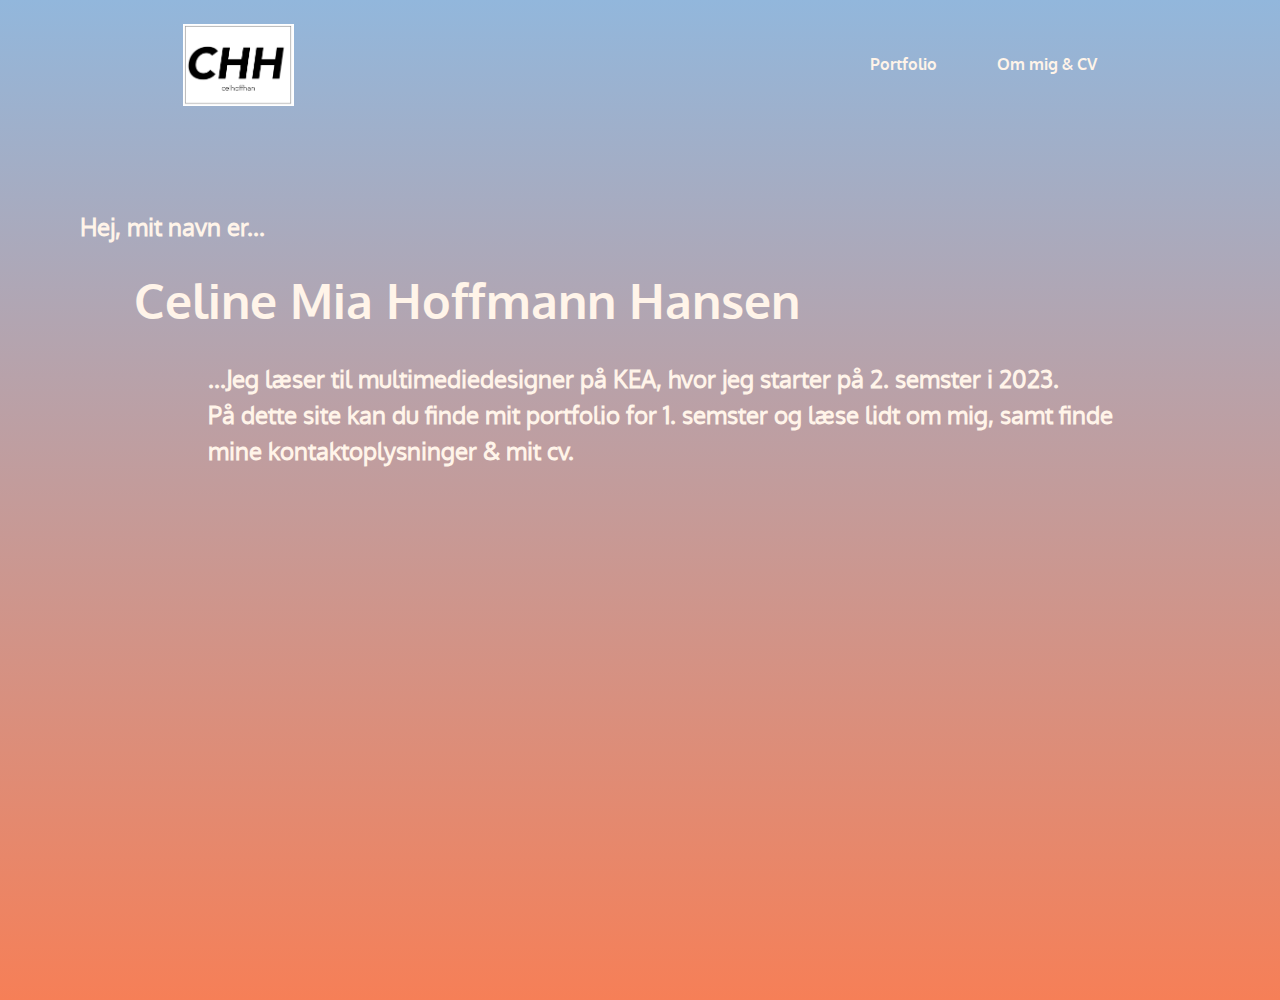
<file: index.html>
<!DOCTYPE html>
<html lang="da">
  <head>
    <meta charset="UTF-8" />
    <meta http-equiv="X-UA-Compatible" content="IE=edge" />
    <meta name="viewport" content="width=device-width, initial-scale=1.0" />
    <meta name="robots" content="noindex" />
    <link rel="stylesheet" href="styles/style.css" />
    <link rel="stylesheet" href="styles/forside.css" />
    <link rel="icon" type="image/svg+xml" href="img/favicon.svg" />
    <title>Portfolioeksamen 1SEMMMD</title>
  </head>
  <body>
    <header>
      <nav>
        <div class="logo">
          <a href="index.html" aria-label="Hjem"><img class="logo" src="img/celhoffhan_logo.png" alt="celhoffhan_logo" /></a>
        </div>
        <button class="toggle-btn">
          <span class="hamburger"></span>
        </button>
        <ul class="nav-links">
          <li><a class="nav-link" href="portfolio.html">Portfolio</a></li>
          <li><a class="nav-link" href="om_mig.html">Om mig & CV</a></li>
        </ul>
      </nav>
    </header>
    <main>
      <div class="wrapper_forside">
        <div class="hej"><h2>Hej, mit navn er...</h2></div>
        <div class="navn"><h1>Celine Mia Hoffmann Hansen</h1></div>
        <div class="intro">
          <h2>...Jeg læser til multimediedesigner på KEA, hvor jeg starter på 2. semster i 2023.</h2>
          <h2>På dette site kan du finde mit portfolio for 1. semster og læse lidt om mig, samt finde mine kontaktoplysninger & mit cv.</h2>
        </div>
      </div>
    </main>
    <script src="script.js"></script>
  </body>
</html>
</file>
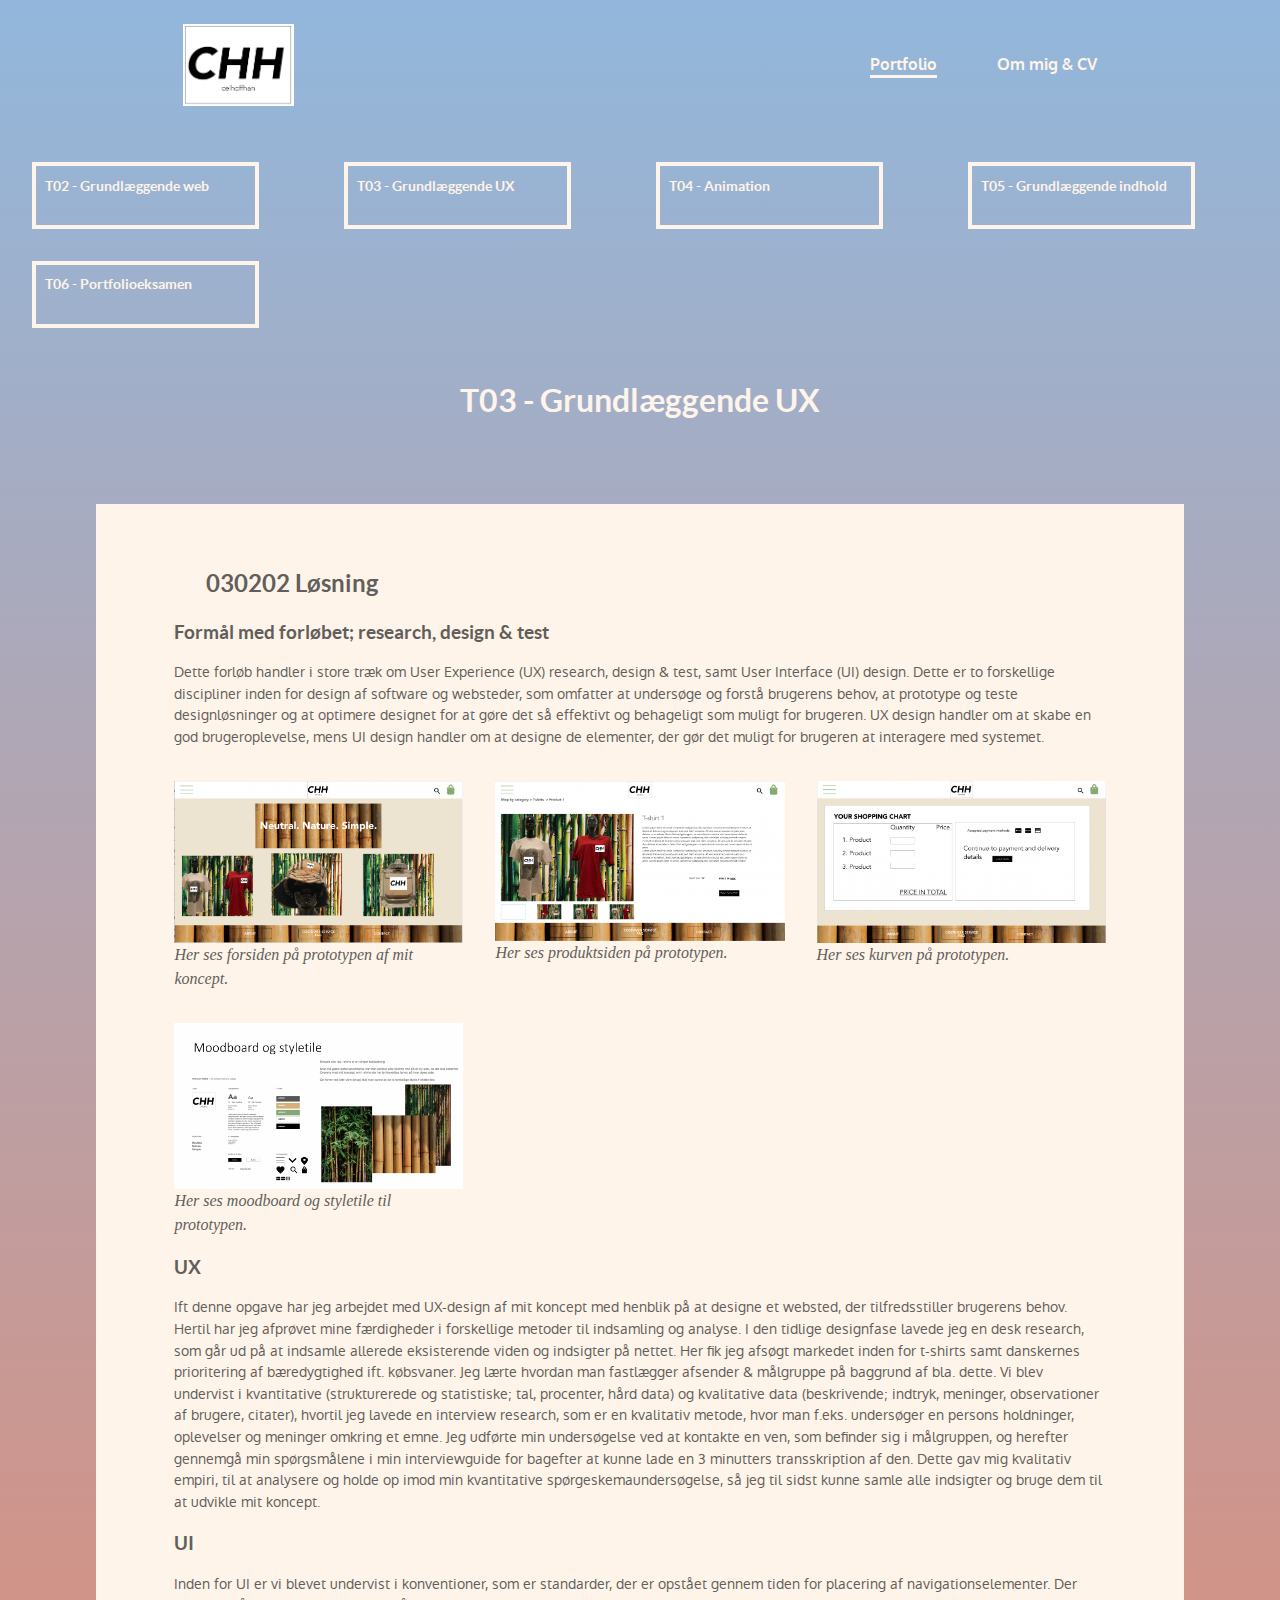
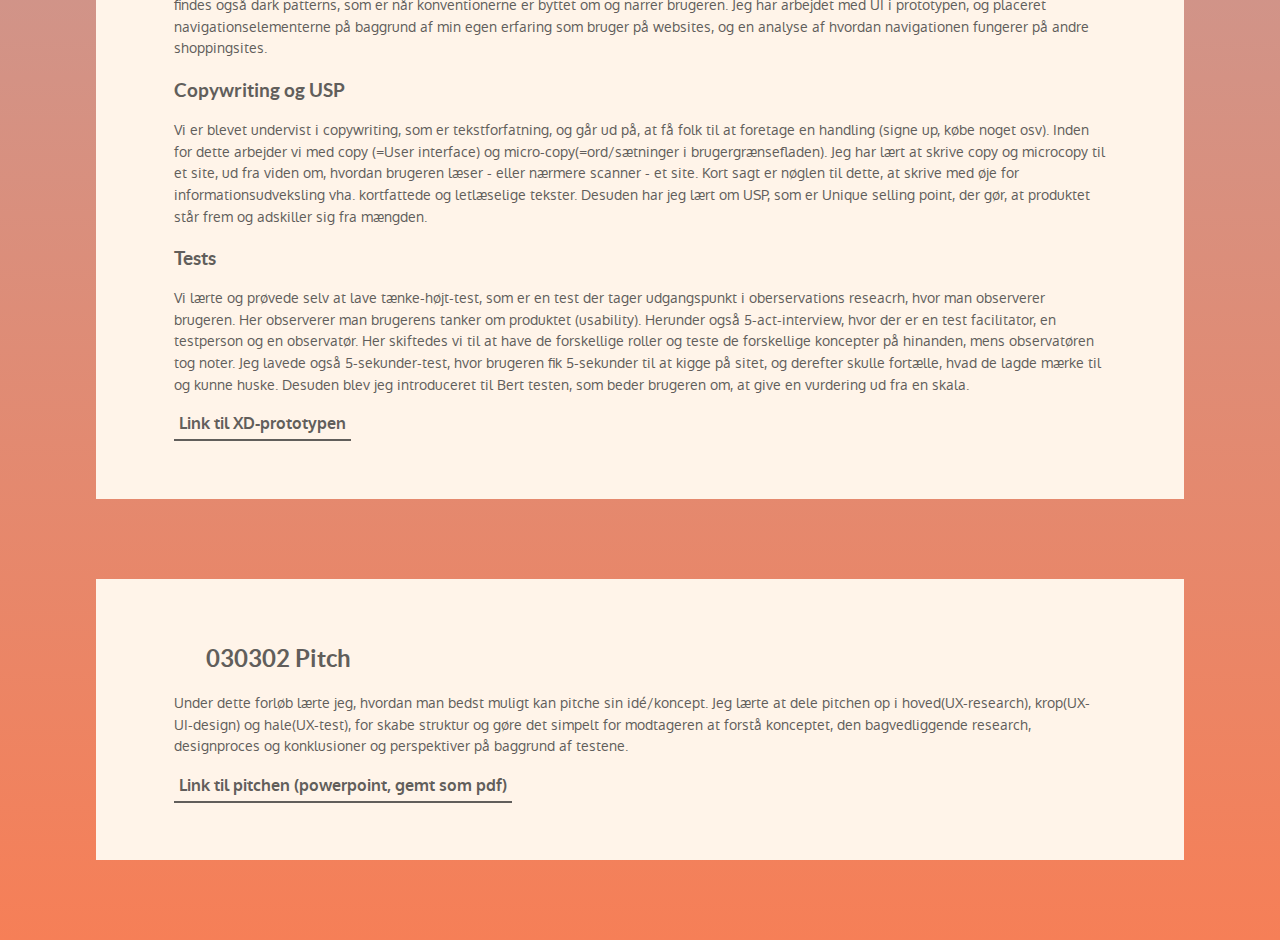
<file: 03ux.html>
<!DOCTYPE html>
<html lang="da">
  <head>
    <meta charset="UTF-8" />
    <meta http-equiv="X-UA-Compatible" content="IE=edge" />
    <meta name="viewport" content="width=device-width, initial-scale=1.0" />
    <meta name="robots" content="noindex" />
    <link rel="stylesheet" href="styles/style.css" />
    <link rel="stylesheet" href="styles/portfolio.css" />
    <link rel="icon" type="image/svg+xml" href="img/favicon.svg" />
    <title>Portfolioeksamen 1SEMMMD</title>
  </head>
  <body>
    <header>
      <nav>
        <div class="logo">
          <a href="index.html" aria-label="Hjem"><img class="logo" src="img/celhoffhan_logo.png" alt="celhoffhan_logo" /></a>
        </div>
        <button class="toggle-btn">
          <span class="hamburger"></span>
        </button>
        <ul class="nav-links">
          <li><a class="nav-link active" href="portfolio.html">Portfolio</a></li>
          <li><a class="nav-link" href="om_mig.html">Om mig & CV</a></li>
        </ul>
      </nav>
    </header>
    <main>
      <div class="wrapper_03">
        <div class="temaer">
          <a class="tema" href="02web.html">
            <h2>T02 - Grundlæggende web</h2>
          </a>

          <a class="tema current" href="03ux.html">
            <h2>T03 - Grundlæggende UX</h2>
          </a>

          <a class="tema" href="04animation.html">
            <h2>T04 - Animation</h2>
          </a>

          <a class="tema" href="05indhold.html">
            <h2>T05 - Grundlæggende indhold</h2>
          </a>

          <a class="tema" href="06portfolioeksamen.html">
            <h2>T06 - Portfolioeksamen</h2>
          </a>
        </div>

        <h1>T03 - Grundlæggende UX</h1>
        <div class="case">
          <h2>030202 Løsning</h2>
          <div class="case030202"></div>

          <h3>Formål med forløbet; research, design & test</h3>
          <p>
            Dette forløb handler i store træk om User Experience (UX) research, design & test, samt User Interface (UI) design. Dette er to forskellige discipliner inden for design af software og websteder, som omfatter at undersøge og forstå
            brugerens behov, at prototype og teste designløsninger og at optimere designet for at gøre det så effektivt og behageligt som muligt for brugeren. UX design handler om at skabe en god brugeroplevelse, mens UI design handler om at designe
            de elementer, der gør det muligt for brugeren at interagere med systemet.
          </p>
          <div class="col_1_1_1">
            <figure>
              <img src="img/prototype_forside.png" alt="prototype forside" />
              <figcaption>Her ses forsiden på prototypen af mit koncept.</figcaption>
            </figure>
            <figure>
              <img src="img/prototype_produkt.png" alt="prototype produkt" />
              <figcaption>Her ses produktsiden på prototypen.</figcaption>
            </figure>
            <figure>
              <img src="img/prototype_kurv.png" alt="prototype kurv" />
              <figcaption>Her ses kurven på prototypen.</figcaption>
            </figure>
            <figure>
              <img src="img/prototype_moodboard&styletile.png" alt="moodboard og styletile" />
              <figcaption>Her ses moodboard og styletile til prototypen.</figcaption>
            </figure>
          </div>
          <h3>UX</h3>
          <p>
            Ift denne opgave har jeg arbejdet med UX-design af mit koncept med henblik på at designe et websted, der tilfredsstiller brugerens behov. Hertil har jeg afprøvet mine færdigheder i forskellige metoder til indsamling og analyse. I den
            tidlige designfase lavede jeg en desk research, som går ud på at indsamle allerede eksisterende viden og indsigter på nettet. Her fik jeg afsøgt markedet inden for t-shirts samt danskernes prioritering af bæredygtighed ift. købsvaner. Jeg
            lærte hvordan man fastlægger afsender & målgruppe på baggrund af bla. dette. Vi blev undervist i kvantitative (strukturerede og statistiske; tal, procenter, hård data) og kvalitative data (beskrivende; indtryk, meninger, observationer af
            brugere, citater), hvortil jeg lavede en interview research, som er en kvalitativ metode, hvor man f.eks. undersøger en persons holdninger, oplevelser og meninger omkring et emne. Jeg udførte min undersøgelse ved at kontakte en ven, som
            befinder sig i målgruppen, og herefter gennemgå min spørgsmålene i min interviewguide for bagefter at kunne lade en 3 minutters transskription af den. Dette gav mig kvalitativ empiri, til at analysere og holde op imod min kvantitative
            spørgeskemaundersøgelse, så jeg til sidst kunne samle alle indsigter og bruge dem til at udvikle mit koncept.
          </p>
          <h3>UI</h3>
          <p>
            Inden for UI er vi blevet undervist i konventioner, som er standarder, der er opstået gennem tiden for placering af navigationselementer. Der findes også dark patterns, som er når konventionerne er byttet om og narrer brugeren. Jeg har
            arbejdet med UI i prototypen, og placeret navigationselementerne på baggrund af min egen erfaring som bruger på websites, og en analyse af hvordan navigationen fungerer på andre shoppingsites.
          </p>
          <p></p>

          <h3>Copywriting og USP</h3>
          <p>
            Vi er blevet undervist i copywriting, som er tekstforfatning, og går ud på, at få folk til at foretage en handling (signe up, købe noget osv). Inden for dette arbejder vi med copy (=User interface) og micro-copy(=ord/sætninger i
            brugergrænsefladen). Jeg har lært at skrive copy og microcopy til et site, ud fra viden om, hvordan brugeren læser - eller nærmere scanner - et site. Kort sagt er nøglen til dette, at skrive med øje for informationsudveksling vha.
            kortfattede og letlæselige tekster. Desuden har jeg lært om USP, som er Unique selling point, der gør, at produktet står frem og adskiller sig fra mængden.
          </p>
          <h3>Tests</h3>
          <p>
            Vi lærte og prøvede selv at lave tænke-højt-test, som er en test der tager udgangspunkt i oberservations reseacrh, hvor man observerer brugeren. Her observerer man brugerens tanker om produktet (usability). Herunder også 5-act-interview,
            hvor der er en test facilitator, en testperson og en observatør. Her skiftedes vi til at have de forskellige roller og teste de forskellige koncepter på hinanden, mens observatøren tog noter. Jeg lavede også 5-sekunder-test, hvor brugeren
            fik 5-sekunder til at kigge på sitet, og derefter skulle fortælle, hvad de lagde mærke til og kunne huske. Desuden blev jeg introduceret til Bert testen, som beder brugeren om, at give en vurdering ud fra en skala.
          </p>
          <div class="link_domaene">
            <a href="https://xd.adobe.com/view/14a52531-f2e2-419a-a8ca-e17d1c5d9ee7-41f6/" target="_blank">Link til XD-prototypen</a>
          </div>
        </div>

        <div class="case">
          <h2>030302 Pitch</h2>
          <div class="case030302"></div>
          <p>
            Under dette forløb lærte jeg, hvordan man bedst muligt kan pitche sin idé/koncept. Jeg lærte at dele pitchen op i hoved(UX-research), krop(UX-UI-design) og hale(UX-test), for skabe struktur og gøre det simpelt for modtageren at forstå
            konceptet, den bagvedliggende research, designproces og konklusioner og perspektiver på baggrund af testene.
          </p>
          <div class="link_domaene">
            <a href="http://celhoffhan.dk/kea/03_ux/030302pitch/pitch.html" target="_blank">Link til pitchen (powerpoint, gemt som pdf)</a>
          </div>
        </div>
      </div>
    </main>
    <script src="script.js"></script>
  </body>
</html>
</file>
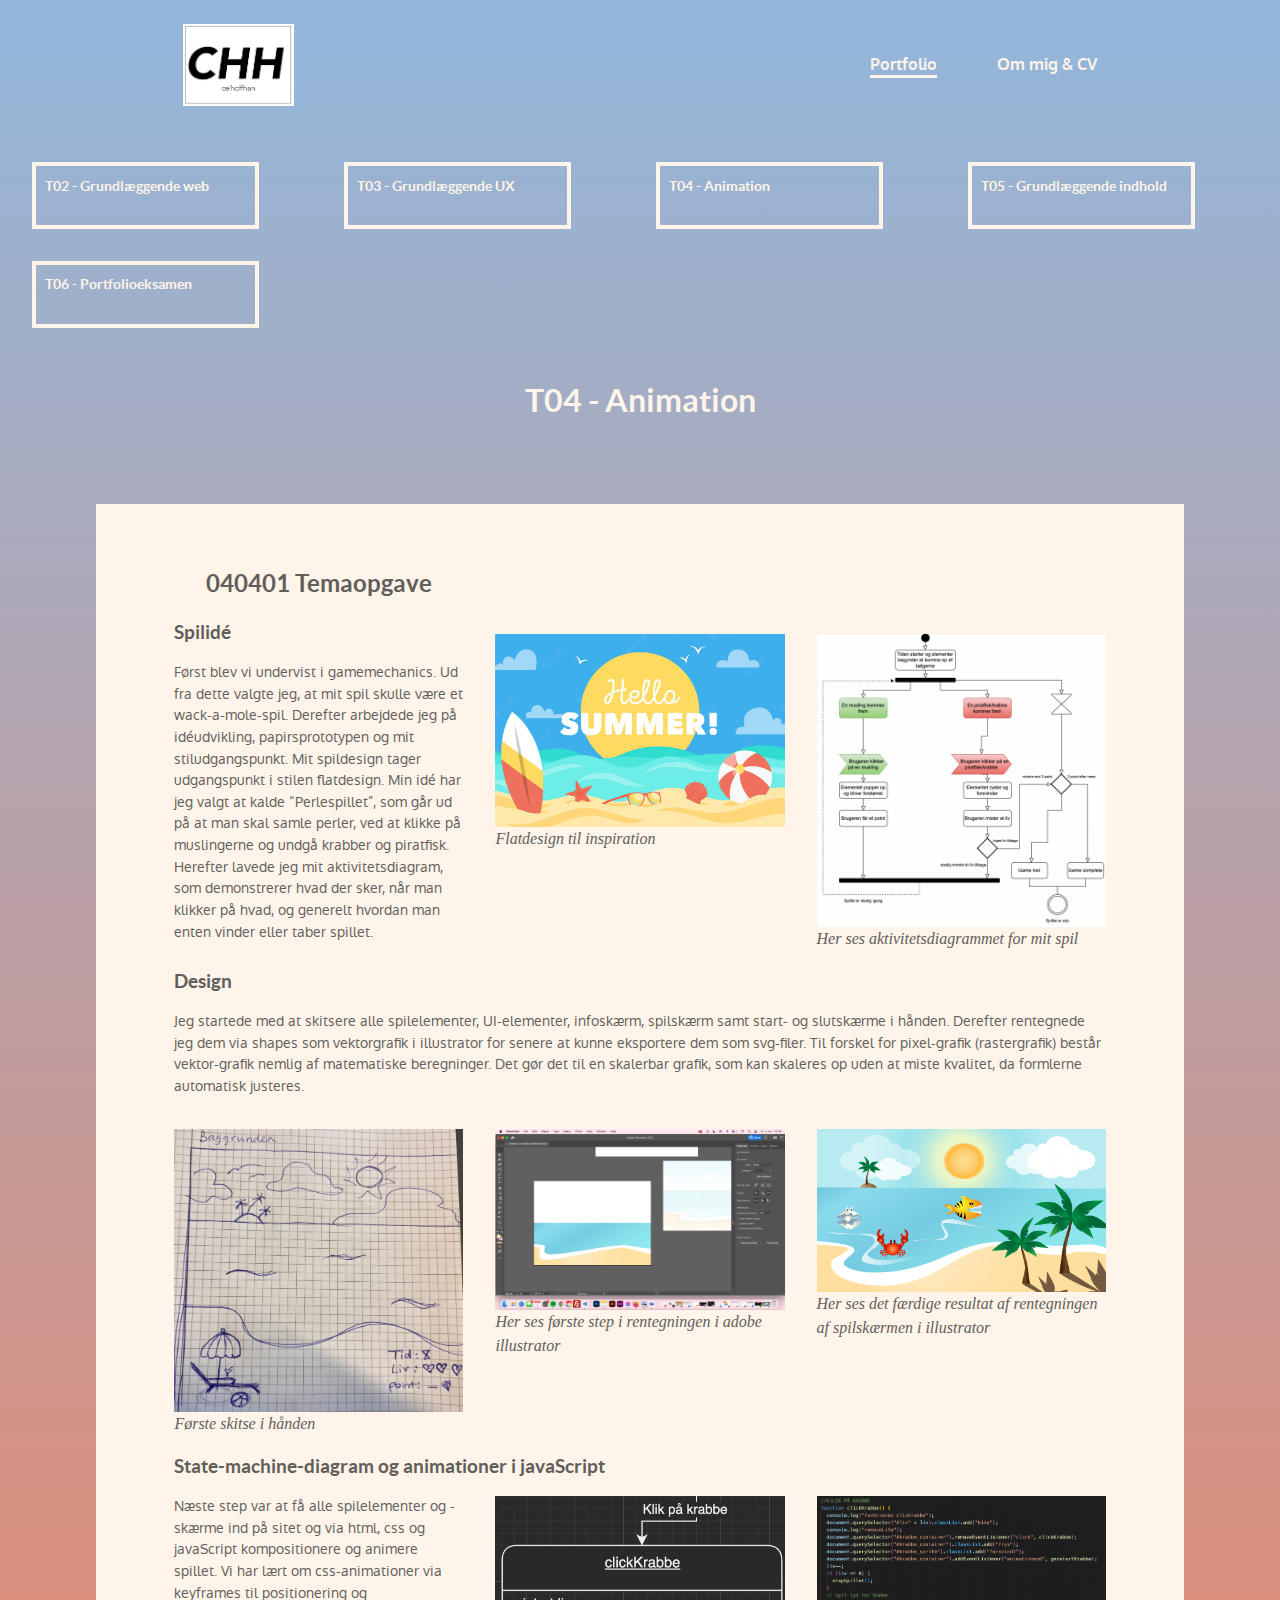
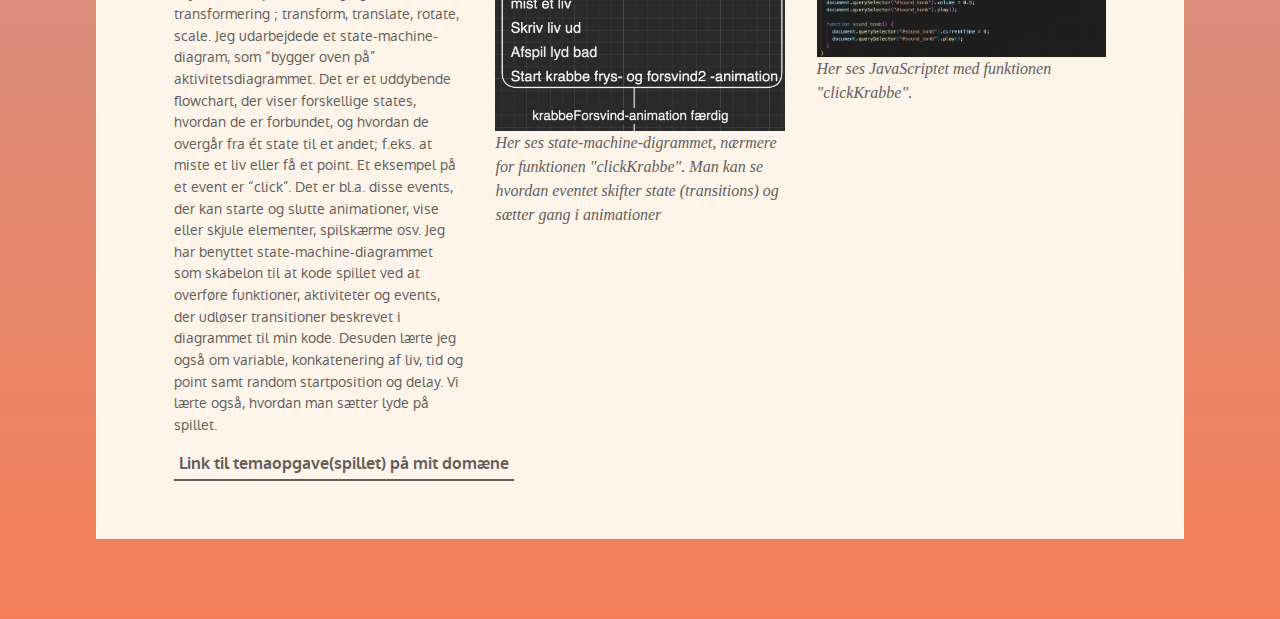
<file: 04animation.html>
<!DOCTYPE html>
<html lang="da">
  <head>
    <meta charset="UTF-8" />
    <meta http-equiv="X-UA-Compatible" content="IE=edge" />
    <meta name="viewport" content="width=device-width, initial-scale=1.0" />
    <meta name="robots" content="noindex" />
    <link rel="stylesheet" href="styles/style.css" />
    <link rel="stylesheet" href="styles/portfolio.css" />
    <link rel="icon" type="image/svg+xml" href="img/favicon.svg" />
    <title>Portfolioeksamen 1SEMMMD</title>
  </head>
  <body>
    <header>
      <nav>
        <div class="logo">
          <a href="index.html" aria-label="Hjem"><img class="logo" src="img/celhoffhan_logo.png" alt="celhoffhan_logo" /></a>
        </div>
        <button class="toggle-btn">
          <span class="hamburger"></span>
        </button>
        <ul class="nav-links">
          <li><a class="nav-link active" href="portfolio.html">Portfolio</a></li>
          <li><a class="nav-link" href="om_mig.html">Om mig & CV</a></li>
        </ul>
      </nav>
    </header>
    <main>
      <div class="wrapper_04">
        <div class="temaer">
          <a class="T" href="02web.html">
            <div class="tema">
              <h2>T02 - Grundlæggende web</h2>
            </div>
          </a>

          <a class="tema" href="03ux.html">
            <h2>T03 - Grundlæggende UX</h2>
          </a>

          <a class="tema current" href="04animation.html">
            <h2>T04 - Animation</h2>
          </a>

          <a class="tema" href="05indhold.html">
            <h2>T05 - Grundlæggende indhold</h2>
          </a>

          <a class="tema" href="06portfolioeksamen.html">
            <h2>T06 - Portfolioeksamen</h2>
          </a>
        </div>

        <h1>T04 - Animation</h1>
        <div class="case">
          <h2>040401 Temaopgave</h2>
          <div class="case040401">
            <div class="col_1_1_1">
              <div>
                <h3>Spilidé</h3>
                <p>
                  Først blev vi undervist i gamemechanics. Ud fra dette valgte jeg, at mit spil skulle være et wack-a-mole-spil. Derefter arbejdede jeg på idéudvikling, papirsprototypen og mit stiludgangspunkt. Mit spildesign tager udgangspunkt i
                  stilen flatdesign. Min idé har jeg valgt at kalde “Perlespillet”, som går ud på at man skal samle perler, ved at klikke på muslingerne og undgå krabber og piratfisk. Herefter lavede jeg mit aktivitetsdiagram, som demonstrerer hvad
                  der sker, når man klikker på hvad, og generelt hvordan man enten vinder eller taber spillet.
                </p>
              </div>
              <figure class="billede040401">
                <img src="img/04_inspo.webp" alt="04_inspo" />
                <figcaption>Flatdesign til inspiration</figcaption>
              </figure>

              <figure class="span">
                <img src="img/aktivitetsdiagram.png" alt="aktivitetsdiagram" />
                <figcaption>Her ses aktivitetsdiagrammet for mit spil</figcaption>
              </figure>
            </div>
            <div>
              <h3>Design</h3>
              <p>
                Jeg startede med at skitsere alle spilelementer, UI-elementer, infoskærm, spilskærm samt start- og slutskærme i hånden. Derefter rentegnede jeg dem via shapes som vektorgrafik i illustrator for senere at kunne eksportere dem som
                svg-filer. Til forskel for pixel-grafik (rastergrafik) består vektor-grafik nemlig af matematiske beregninger. Det gør det til en skalerbar grafik, som kan skaleres op uden at miste kvalitet, da formlerne automatisk justeres.
              </p>
            </div>
            <div class="col_1_1_1">
              <figure class="billede040401">
                <img src="img/04_step1_strand_skitse..jpeg" alt="skitse1" />
                <figcaption>Første skitse i hånden</figcaption>
              </figure>
              <figure class="billede040401">
                <img src="img/04_step3_strand_skitse..png" alt="skitse3" />
                <figcaption>Her ses første step i rentegningen i adobe illustrator</figcaption>
              </figure>
              <figure class="billede040401">
                <img src="img/spilsiden.png" alt="spilsiden" />
                <figcaption>Her ses det færdige resultat af rentegningen af spilskærmen i illustrator</figcaption>
              </figure>
            </div>

            <div>
              <h3>State-machine-diagram og animationer i javaScript</h3>
              <div class="col_1_1_1">
                <p>
                  Næste step var at få alle spilelementer og -skærme ind på sitet og via html, css og javaScript kompositionere og animere spillet. Vi har lært om css-animationer via keyframes til positionering og transformering ; transform,
                  translate, rotate, scale. Jeg udarbejdede et state-machine-diagram, som “bygger oven på” aktivitetsdiagrammet. Det er et uddybende flowchart, der viser forskellige states, hvordan de er forbundet, og hvordan de overgår fra ét state
                  til et andet; f.eks. at miste et liv eller få et point. Et eksempel på et event er “click”. Det er bl.a. disse events, der kan starte og slutte animationer, vise eller skjule elementer, spilskærme osv. Jeg har benyttet
                  state-machine-diagrammet som skabelon til at kode spillet ved at overføre funktioner, aktiviteter og events, der udløser transitioner beskrevet i diagrammet til min kode. Desuden lærte jeg også om variable, konkatenering af liv, tid
                  og point samt random startposition og delay. Vi lærte også, hvordan man sætter lyde på spillet.
                </p>
                <figure>
                  <img src="img/klik_krabbe_state_machine.png" alt="klik_krabbe_state_machine" />
                  <figcaption>Her ses state-machine-digrammet, nærmere for funktionen "clickKrabbe". Man kan se hvordan eventet skifter state (transitions) og sætter gang i animationer</figcaption>
                </figure>
                <figure>
                  <img src="img/klik_krabbe_java.png" alt="klik_krabbe_java" />
                  <figcaption>Her ses JavaScriptet med funktionen "clickKrabbe".</figcaption>
                </figure>
              </div>
            </div>
          </div>
          <div class="link_domaene">
            <a href="http://celhoffhan.dk/kea/04_animation/website/spil.html" target="_blank">Link til temaopgave(spillet) på mit domæne</a>
          </div>
        </div>
      </div>
    </main>
    <script src="script.js"></script>
  </body>
</html>
</file>
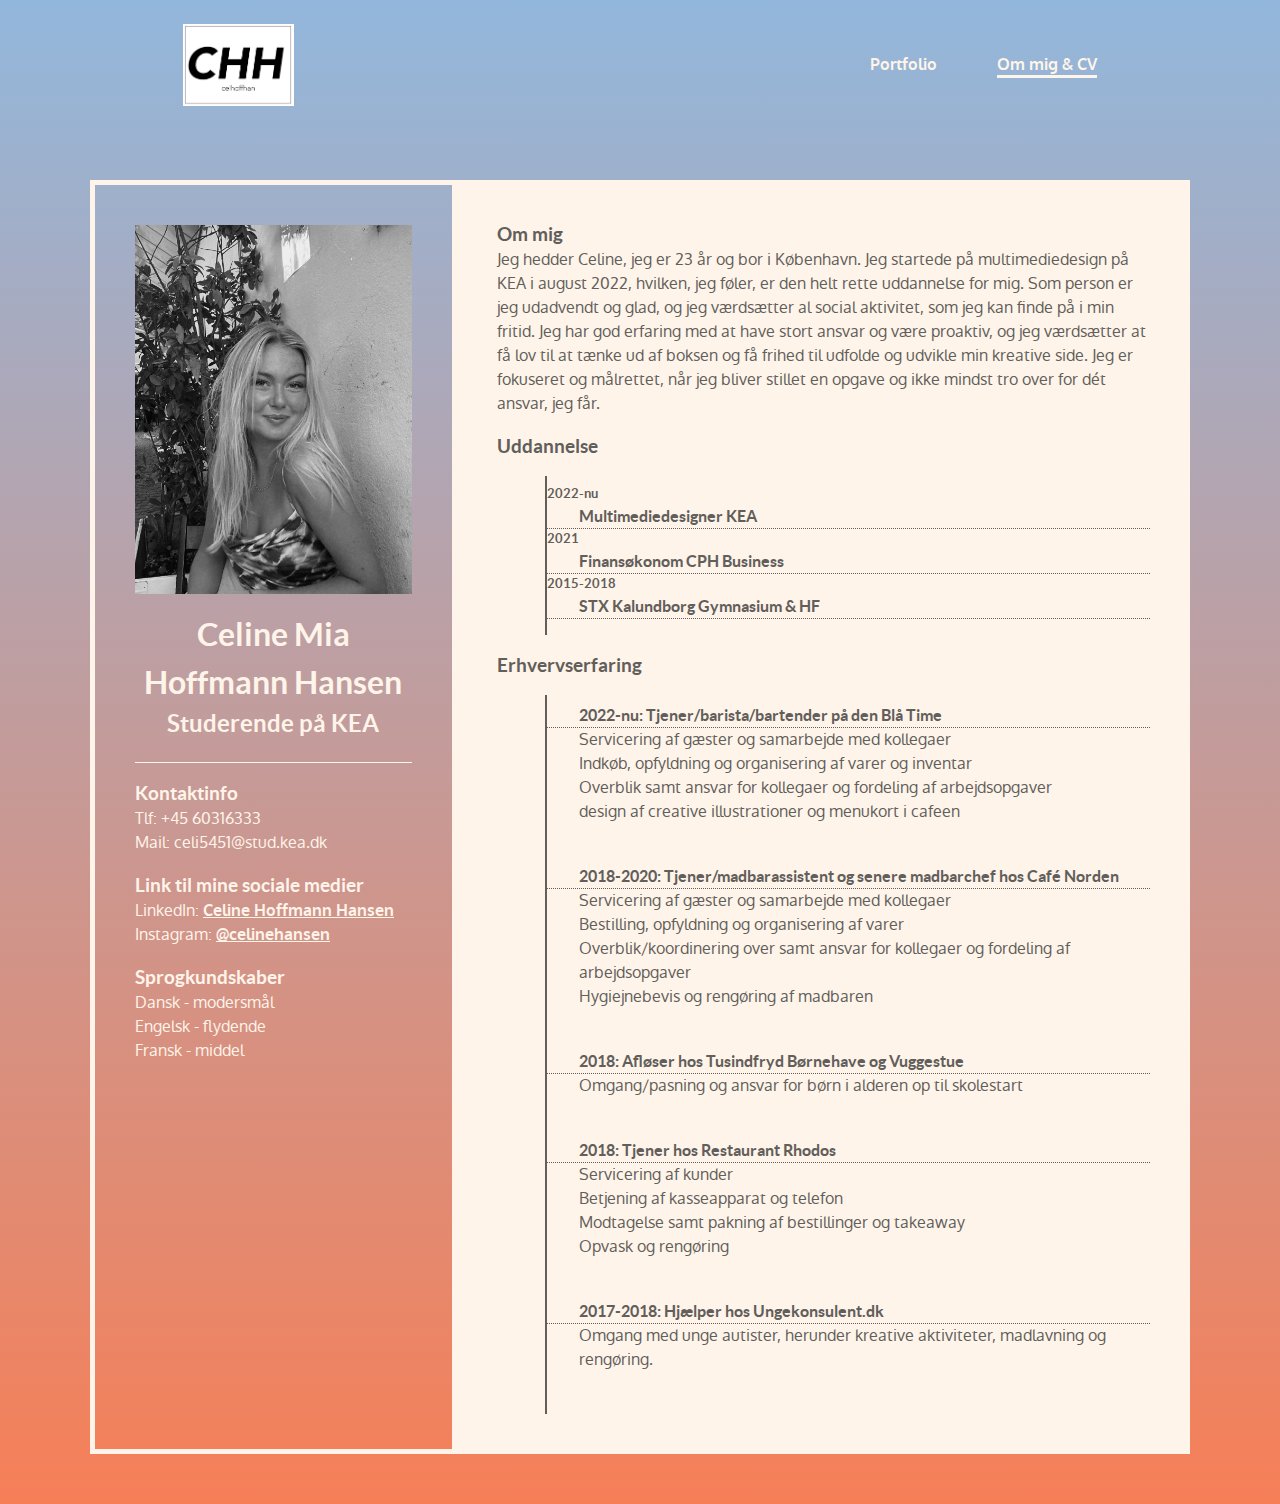
<file: om_mig.html>
<!DOCTYPE html>
<html lang="da">
  <head>
    <meta charset="UTF-8" />
    <meta http-equiv="X-UA-Compatible" content="IE=edge" />
    <meta name="viewport" content="width=device-width, initial-scale=1.0" />
    <meta name="robots" content="noindex" />
    <link rel="stylesheet" href="styles/style.css" />
    <link rel="stylesheet" href="styles/om_mig.css" />
    <link rel="icon" type="image/svg+xml" href="img/favicon.svg" />
    <title>Portfolioeksamen 1SEMMMD</title>
  </head>
  <body>
    <header>
      <nav>
        <div class="logo">
          <a href="index.html" aria-label="Hjem"><img class="logo" src="img/celhoffhan_logo.png" alt="celhoffhan_logo" /></a>
        </div>
        <button class="toggle-btn">
          <span class="hamburger"></span>
        </button>
        <ul class="nav-links">
          <li><a class="nav-link" href="portfolio.html">Portfolio</a></li>
          <li><a class="nav-link active" href="om_mig.html">Om mig & CV</a></li>
        </ul>
      </nav>
    </header>
    <main>        

      <div class="wrapper_om_mig">
        <div class="wrapper_content">
          <div class="left">
            <div class="profiltekst">
              <div class="billede-af-mig">
                <img src="img/billede_af_mig.jpg" alt="billede af mig" />
              </div>
              <h1>Celine Mia Hoffmann Hansen</h1>
              <h2>Studerende på KEA</h2>
            </div>
            <ul class="kontakt">
              <h3>Kontaktinfo</h3>
              <li>Tlf: +45 60316333</li>
              <li>Mail: celi5451@stud.kea.dk</li>
            </ul>
            <ul class="socials">
               
              <h3>Link til mine sociale medier</h3>
              <li>LinkedIn: <a href="                https://www.linkedin.com/in/celine-hoffmann-hansen-364527205
                ">
                Celine Hoffmann Hansen</a
              > </li>
              <li>Instagram: <a href="https://www.instagram.com/celinehansen/">
                @celinehansen</a
              > </li>
          </ul>
            <ul class="sprog">
              <h3>Sprogkundskaber</h3>
              <li>Dansk - modersmål</li>
              <li>Engelsk - flydende</li>
              <li>Fransk - middel</li>

            </ul>
          </div>
          <div class="right">
            <div class="tekst_om_mig">
              <h3>Om mig</h3>

              <p>Jeg hedder Celine, jeg er 23 år og bor i København. Jeg startede på multimediedesign på KEA i august 2022, hvilken, jeg føler, er den helt rette uddannelse for mig. Som person er jeg udadvendt og glad, og jeg værdsætter al social aktivitet, som jeg kan finde på i min fritid. Jeg har god erfaring med at have stort ansvar og være proaktiv, og jeg værdsætter at få lov til at tænke ud af boksen og få frihed til udfolde og udvikle min kreative side. Jeg er fokuseret og målrettet, når jeg bliver stillet en opgave og ikke mindst tro over for dét ansvar, jeg får.
              </p></div>
              <ul class="uddannelse">
                <h3>Uddannelse</h3>
                <div class="uddannelse_liste">
                <li>
                  <h5>2022-nu</h5>
                  <h4>Multimediedesigner KEA</h4>
                </li>
                <li>
                  <h5>2021</h5>
                  <h4>Finansøkonom CPH Business</h4>
                </li>  
                <h5>2015-2018</h5>
                <h4>STX Kalundborg Gymnasium & HF</h4>
              </li>      
            </div>     
          </ul>
            <ul class="erhverv">
              <h3>Erhvervserfaring</h3>
              <div class="erhverv_liste">
                <li>
                  <h4>2022-nu: Tjener/barista/bartender på den Blå Time</h4>
                  <p>Servicering af gæster og samarbejde med kollegaer</p>       
                  <p>Indkøb, opfyldning og organisering af varer og inventar</p>    
                  <p>Overblik samt ansvar for kollegaer og fordeling af arbejdsopgaver</p>   
                  <p>design af creative illustrationer og menukort i cafeen</p>
                </li>
                 <li>
                    <h4>2018-2020: Tjener/madbarassistent og senere madbarchef hos Café Norden</h4>
                    <p>Servicering af gæster og samarbejde med kollegaer</p>       
                    <p>Bestilling, opfyldning og organisering af varer
                    </p>    
                    <p>Overblik/koordinering over samt ansvar for kollegaer og fordeling af arbejdsopgaver
                    </p>
                    <p>Hygiejnebevis og rengøring af madbaren
                    </p>   
                  </li>
                  <li>
                <h4>2018: Afløser hos Tusindfryd Børnehave og Vuggestue</h4>
                <p>Omgang/pasning og ansvar for børn i alderen op til skolestart
                </p>
              </li>
              <li>
                <h4>2018: Tjener hos Restaurant Rhodos
                </h4>
                <p>Servicering af kunder
                </p>
                <p>Betjening af kasseapparat og telefon
                </p>
                <p>Modtagelse samt pakning af bestillinger og takeaway
                </p>
                <p>Opvask og rengøring
                </p>
              </li>
              <li>
                <h4>2017-2018: Hjælper hos Ungekonsulent.dk
                </h4>
                <p>Omgang med unge autister, herunder kreative aktiviteter, madlavning og rengøring.
                </p>
              </li>
          </div>
         </ul>
        </div>
      </div>  
      </div>
    </main>
    <script src="script.js"></script>
  </body>
</html>
</file>
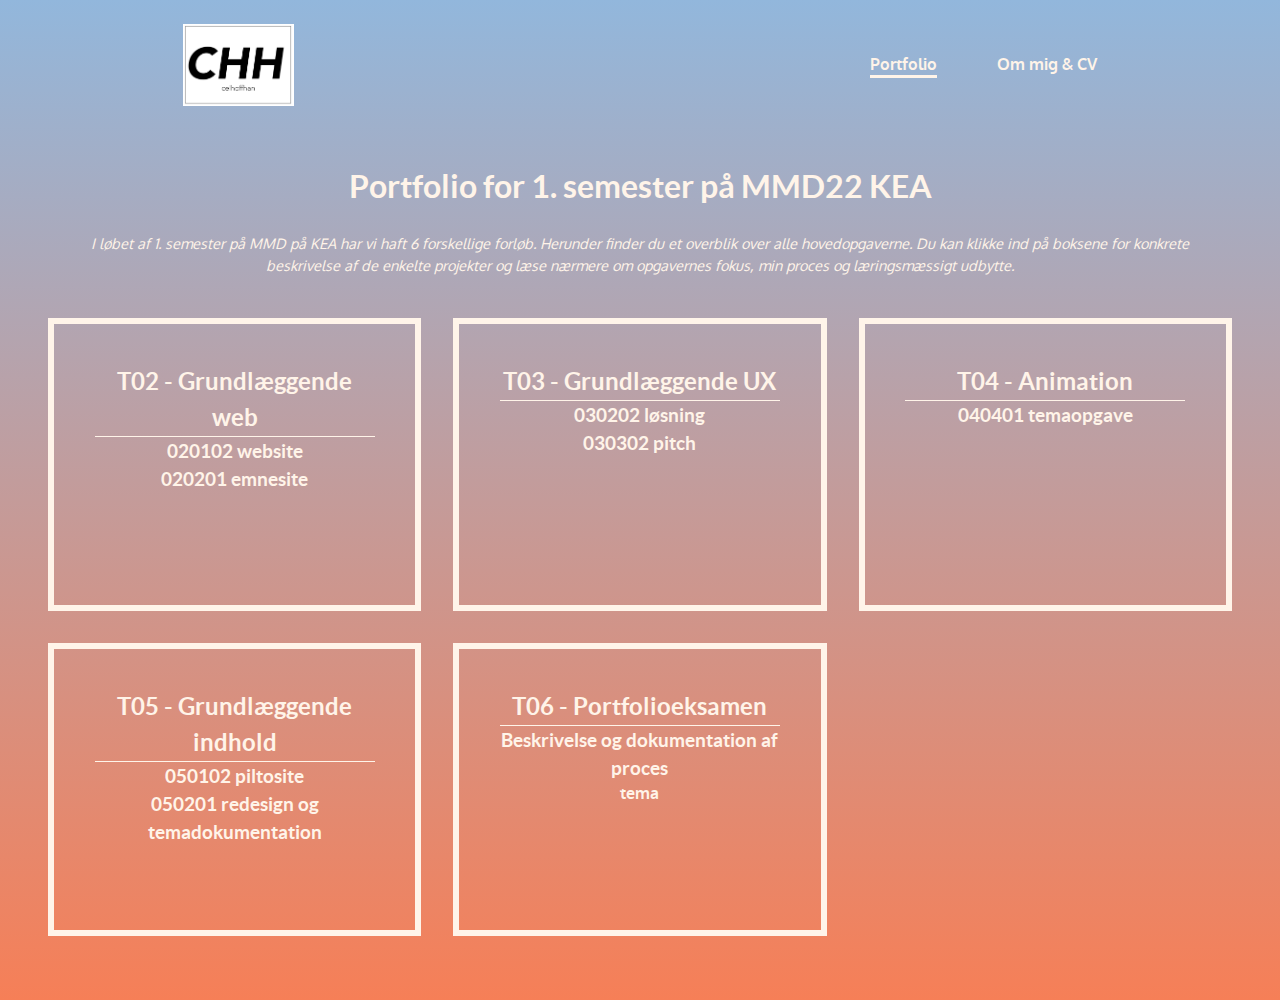
<file: portfolio.html>
<!DOCTYPE html>
<html lang="da">
  <head>
    <meta charset="UTF-8" />
    <meta http-equiv="X-UA-Compatible" content="IE=edge" />
    <meta name="viewport" content="width=device-width, initial-scale=1.0" />
    <meta name="robots" content="noindex" />
    <link rel="stylesheet" href="styles/style.css" />
    <link rel="stylesheet" href="styles/portfolio.css" />
    <link rel="icon" type="image/svg+xml" href="img/favicon.svg" />
    <title>Portfolioeksamen 1SEMMMD</title>
  </head>
  <body>
    <header>
      <nav>
        <div class="logo">
          <a href="index.html" aria-label="Hjem"><img class="logo" src="img/celhoffhan_logo.png" alt="celhoffhan_logo" /></a>
        </div>
        <button class="toggle-btn">
          <span class="hamburger"></span>
        </button>
        <ul class="nav-links">
          <li><a class="nav-link active" href="portfolio.html">Portfolio</a></li>
          <li><a class="nav-link" href="om_mig.html">Om mig & CV</a></li>
        </ul>
      </nav>
    </header>
    <main>
      <div class="wrapper_portfolio">
        <h1>Portfolio for 1. semester på MMD22 KEA</h1>
        <p>
          I løbet af 1. semester på MMD på KEA har vi haft 6 forskellige forløb. Herunder finder du et overblik over alle hovedopgaverne. Du kan klikke ind på boksene for konkrete beskrivelse af de enkelte projekter og læse nærmere om opgavernes
          fokus, min proces og læringsmæssigt udbytte.
        </p>
        <div class="temaer">
          <a class="tema" href="02web.html">
            <h2>T02 - Grundlæggende web</h2>
            <div class="cases">
              <h3>020102 website</h3>
              <h3>020201 emnesite</h3>
            </div>
          </a>

          <a class="tema" href="03ux.html">
            <h2>T03 - Grundlæggende UX</h2>
            <div class="cases">
              <h3>030202 løsning</h3>
              <h3>030302 pitch</h3>
            </div>
          </a>

          <a class="tema" href="04animation.html">
            <h2>T04 - Animation</h2>
            <div class="cases">
              <h3>040401 temaopgave</h3>
            </div>
          </a>

          <a class="tema" href="05indhold.html">
            <h2>T05 - Grundlæggende indhold</h2>
            <div class="cases">
              <h3>050102 piltosite</h3>
              <h3>050201 redesign og temadokumentation</h3>
            </div>
          </a>

          <a class="tema" href="06portfolioeksamen.html">
            <h2>T06 - Portfolioeksamen</h2>
            <div class="cases">
              <h3>Beskrivelse og dokumentation af proces</h3>
              tema
            </div>
          </a>
        </div>
      </div>
    </main>
    <script src="script.js"></script>
  </body>
</html>
</file>
<file: styles/style.css>
:root {
  --hvid-tekst-farve: #fff4e9;
  --moerk-tekst-farve: #615e5b;
  --hover-tekst-farve: #8f8d8b;

  --lille-skrift: 0.7rem;
  --normal-skrift: 0.9rem;
  --mellem-skrift: 1.5rem;
  --stor-skrift: 2rem;
  --meget-stor-skrift: 3rem;
  --forside-skrift: 4rem;
}
/*mine fonte*/
@font-face {
  font-family: "forsidetekst_h1";
  src: url(../fonts/oxygen-bold-webfont.woff2);
}
@font-face {
  font-family: "forsidetekst_h2";
  src: url(../fonts/oxygen-regular-webfont.woff2);
}

@font-face {
  font-family: "links";
  src: url(../fonts/oxygen-bold-webfont.woff2);
}

@font-face {
  font-family: "broedtekst";
  src: url(../fonts/oxygen-regular-webfont.woff2);
}

@font-face {
  font-family: "overskrift";
  src: url(../fonts/lato-bold-webfont.woff2);
}

/*2. fjerner al default margin */
* {
  margin: 0;
}
/*Improve media defaults*/
img,
picture,
video,
canvas,
svg {
  display: block;
  max-width: 100%;
}
/* Remove built-in form typography styles*/
input,
button,
textarea,
select {
  font: inherit;
}

/* links og header-styling*/
.logo {
  width: 30%;
}
nav {
  display: flex;
  flex-wrap: wrap;
  justify-content: space-around;
  padding: 1.5rem;
  place-items: center;
}

.nav-links {
  display: flex;
  gap: clamp(3rem, 1.2353rem + 3.1373vw, 5rem);
  place-items: center;
}

ul {
  padding: 0;
  list-style-type: none;
}

a {
  color: var(--hvid-tekst-farve);
  text-decoration: none;
  font-family: "links";
}

nav a:hover,
.active {
  border-bottom: solid var(--hvid-tekst-farve);
}

.hide {
  display: none;
}

.link_domaene a {
  border-bottom: 2px solid var(--moerk-tekst-farve);
  padding: 5px;
  margin: 1rem;
  color: var(--moerk-tekst-farve);
}
.link_domaene a:hover {
  color: var(--hover-tekst-farve);
}

/* Body og wrapper styling */
body {
  background: linear-gradient(#92b7dc, #f67f57);
  min-height: 1000px;
  width: 100%;
  line-height: 1.5;
  color: var(--hvid-tekst-farve);
}

/*font-styling*/
h1 {
  font-family: "overskrift";
  color: var(--hvid-tekst-farve);
}

p,
li {
  font-family: "broedtekst";
}

h2,
h3,
h4,
h5,
h6 {
  font-family: "overskrift";
  color: var(--moerk-tekst-farve);
}

figcaption {
  font-style: italic;
}

img {
  width: 100%;
  height: auto;
  display: block;
  padding: 0px;
}

/* burgermenu */
.toggle-btn {
  background: transparent;
  border: none;
  min-width: 44px;
  min-height: 44px;
  font-size: 1.1rem;
  cursor: pointer;
  display: none; /* Skjul knappen som standard */
}

@media (max-width: 810px) {
  .toggle-btn {
    display: block; /* Vis knappen, når viewporten maksimalt er 600px */
  }

  .nav-links {
    display: contents; /* Fjern ".main-menu"-boksen fra ligningen, når viewporten maksimalt er 600px, men behold børnene, så disse deltager i flex-kontekten */
  }

  .nav-links {
    display: none; /* Fjern menu-listen som standard */
  }

  .nav-links.shown {
    /* Vis menu-listen, når klassen ".shown" er til stede */
    border-top: 3px solid var(--hvid-tekst-farve);
    padding-top: 2rem;
    margin-top: 2rem;
    display: flex;
    flex: 1 1 100%;
    flex-flow: column;
    text-align: center;
    font-size: 2rem;
  }
}

.hamburger {
  display: block;
  position: relative;
}

.hamburger,
.hamburger::before {
  width: 2em;
  height: 4px;
  background: var(--hvid-tekst-farve);
  transition: transform 0.7s cubic-bezier(0, 0.01, 0.24, 1);
}

.hamburger::before {
  content: "";
  position: absolute;
  left: 0;
}

.hamburger::before {
  bottom: 8px;
}

.pressed .hamburger {
  transform: rotate(-45deg);
}

.pressed .hamburger::before {
  /* opacity: 0; */
  transform: rotate(90deg) translate(8px);
}
</file>
<file: styles/forside.css>
h1,
h2 {
  color: var(--hvid-tekst-farve);
}

h1 {
  font-family: "forsidetekst_h1";
  font-size: var(--stor-skrift);
  padding: 2%;
}
h2 {
  font-family: "forsidetekst_h2";
  font-size: var(--normal-skrift);
}

.wrapper_forside {
  margin: 5rem;
}

@media (min-width: 700px) {
  .navn {
    margin-left: 2rem;
  }
  .intro {
    margin-left: 8rem;
    margin-right: 2rem;
  }
  h1 {
    font-family: "forsidetekst_h1";
    font-size: var(--meget-stor-skrift);
    padding: 2%;
  }
  h2 {
    font-size: var(--mellem-skrift);
  }
}

@media (min-width: 1300px) {
  h1 {
    font-size: var(--forside-skrift);
  }
  h2 {
    font-size: var(--stor-skrift);
  }
  .navn {
    margin-left: 3rem;
  }
  .intro {
    margin-left: 30rem;
    margin-right: 2rem;
  }
  .wrapper_forside {
    margin: 5rem;
  }
}
</file>
<file: styles/portfolio.css>
.wrapper_portfolio,
.wrapper_02,
.wrapper_03,
.wrapper_04,
.wrapper_05,
.wrapper_06 {
  margin: 1rem;
}
.wrapper_02 .tema,
.wrapper_03 .tema,
.wrapper_04 .tema,
.wrapper_05 .tema,
.wrapper_06 .tema {
  height: 40px;
  width: 10px;
  padding: 3%;
  margin: 1rem;
  border: 4px solid var(--hvid-tekst-farve);
}
.wrapper_02 .temaer h2,
.wrapper_03 .temaer h2,
.wrapper_04 .temaer h2,
.wrapper_05 .temaer h2,
.wrapper_06 .temaer h2 {
  font-size: var(--normal-skrift);
  border-bottom: 0px solid var(--hvid-tekst-farve);
}

.wrapper_02 .temaer,
.wrapper_03 .temaer,
.wrapper_04 .temaer,
.wrapper_05 .temaer,
.wrapper_06 .temaer {
  display: grid;
  grid-template-columns: 1fr 1fr;
}
@media (max-width: 490px) {
  .wrapper_02 .temaer,
  .wrapper_03 .temaer,
  .wrapper_04 .temaer,
  .wrapper_05 .temaer,
  .wrapper_06 .temaer {
    display: none;
  }
}

@media (max-width: 499px) {
  .wrapper_02 .tema,
  .wrapper_03 .tema,
  .wrapper_04 .tema,
  .wrapper_05 .tema,
  .wrapper_06 .tema {
    margin: 0 auto;
    margin-top: 0.5rem;
    width: 5px;
  }
}

@media (min-width: 500px) {
  .wrapper_02 .temaer,
  .wrapper_03 .temaer,
  .wrapper_04 .temaer,
  .wrapper_05 .temaer,
  .wrapper_06 .temaer {
    display: grid;
    grid-template-columns: 1fr 1fr;
  }
}
@media (min-width: 750px) {
  .wrapper_02 .temaer,
  .wrapper_03 .temaer,
  .wrapper_04 .temaer,
  .wrapper_05 .temaer,
  .wrapper_06 .temaer {
    display: grid;
    grid-template-columns: 1fr 1fr 1fr;
  }
}

@media (min-width: 990px) {
  .wrapper_02 .temaer,
  .wrapper_03 .temaer,
  .wrapper_04 .temaer,
  .wrapper_05 .temaer,
  .wrapper_06 .temaer {
    display: grid;
    grid-template-columns: 1fr 1fr 1fr 1fr;
  }
}

@media (min-width: 1300px) {
  .wrapper_02 .temaer,
  .wrapper_03 .temaer,
  .wrapper_04 .temaer,
  .wrapper_05 .temaer,
  .wrapper_06 .temaer {
    display: grid;
    grid-template-columns: 1fr 1fr 1fr 1fr 1fr;
  }
}

.tema:hover {
  animation: pulse 2s infinite;
  cursor: pointer;
}

.wrapper_portfolio {
  text-align: center;
  margin: 2rem;
  color: var(--hvid-tekst-farve);
}
.wrapper_portfolio p {
  font-style: italic;
  font-family: "broedtekst";
  font-size: var(--normal-skrift);
  margin: 1.5rem;
}
.temaer {
  display: grid;
  grid-template-columns: 1fr;
}
.tema {
  padding: 10%;
  margin: 1rem;
  height: 200px;
  min-width: 200px;
  box-shadow: 0 35px 55px rgba(0, 0, 0, 0);
  border: 6px solid var(--hvid-tekst-farve);
  color: var(--hvid-tekst-farve);
}
.tema h2 {
  color: var(--hvid-tekst-farve);
  border-bottom: 1px solid var(--hvid-tekst-farve);
}
.tema h3 {
  color: var(--hvid-tekst-farve);
}
h1 {
  padding: 0%;
  margin-left: 1rem;
  margin-right: 1rem;
  text-align: center;
  margin-top: 2rem;
}

@media (min-width: 660px) {
  .temaer {
    display: grid;
    grid-template-columns: 1fr 1fr;
  }
}

@media (min-width: 900px) {
  .temaer {
    display: grid;
    grid-template-columns: 1fr 1fr 1fr;
  }
}

.tema:hover {
  animation: pulse 2s infinite;
  cursor: pointer;
}

@keyframes pulse {
  0%,
  100% {
    transform: scale(1, 1);
  }

  50% {
    transform: scale(1.05, 1.05);
  }
}
.current {
  animation: pulse 2s infinite;
}

/*Generel styling af alle cases*/
p {
  margin: 1rem;
  font-size: var(--normal-skrift);
}

figure {
  margin: 1rem;
}
.case {
  color: var(--moerk-tekst-farve);
  background-color: var(--hvid-tekst-farve);
  padding: 5%;
  margin: 0rem;
  margin-top: 2rem;
  height: 100%;
  min-width: 200px;
  box-shadow: 0 35px 55px rgba(0, 0, 0, 0);
}
@media (min-width: 1000px) {
  .case {
    margin: 5rem;
  }
}
.case h2 {
  margin-bottom: 1rem;
  margin-left: 3rem;
}
.case h3 {
  margin-left: 1rem;
}
.case a {
  color: var(--link-farve) 2;
  text-decoration: none;
  font-family: "links";
}

.billeder {
  width: 100%;
  display: grid;
  grid-template-columns: 1fr 1fr;
}
.billede {
  width: 100%;
}

/*Styling af 020102 website*/
@media (max-width: 1199px) {
  .col_1_1 {
    display: grid;
    grid-template-columns: 1fr 1fr;
  }
}

@media (min-width: 1200px) {
  .case020102 {
    display: grid;
    grid-template-columns: 1fr 2fr;
  }
  .col_1_1 {
    display: flex;
  }
}

/*Styling af 020201 emnesite*/
@media (min-width: 850px) {
  .case020201 {
    display: grid;
    grid-template-columns: 1fr 1fr;
  }
  .billeder020201_nederst {
    display: grid;
    grid-template-columns: 1fr 1fr;
  }
}
@media (min-width: 1100px) {
  .case020201 {
    display: grid;
    grid-template-columns: 2fr 1fr;
  }
  .billeder020201_nederst {
    display: flex;
  }
}

@media (min-width: 850px) {
  .case020201 {
    display: grid;
    grid-template-columns: 1fr 1fr;
  }
}

/*Styling af 040401 Temaopgave og 060101 Portfolioeksamen*/

@media (min-width: 800px) {
  .col_1_1_1 {
    display: grid;
    grid-template-columns: 1fr 1fr;
  }
  .span {
    grid-column: span 2;
  }
}

@media (min-width: 1200px) {
  .col_1_1_1 {
    display: grid;
    grid-template-columns: 1fr 1fr 1fr;
  }
  .span {
    grid-column: span 1;
  }
}

/*Styling af 050102 Pilotsite*/
@media (min-width: 700px) {
  .case050102 {
    display: grid;
    grid-template-columns: 1fr 1fr;
  }
}
@media (min-width: 1200px) {
  .case050102 {
    display: grid;
    grid-template-columns: 1fr 1fr 1fr;
  }
}

/*Styling af 050201 Redesign*/
@media (min-width: 1200px) {
  .case050201 {
    display: grid;
    grid-template-columns: 1fr 1fr 1fr;
  }
  .col050201 {
    display: flex;
    flex-direction: column;
  }
  .col050201 > :last-child {
    margin-top: auto;
  }
}

/*Styling af 060101 Portfolioeksamen*/

@media (min-width: 1100px) {
  .col_1_2 {
    display: grid;
    grid-template-columns: 1fr 2fr;
  }
}
</file>
<file: styles/om_mig.css>
.wrapper_om_mig {
  display: flex;
  justify-content: center;
  min-height: 100vh;
}

.wrapper_content {
  position: relative;
  width: 100%;
  max-width: 1100px;
  min-height: 100px;
  margin: 2rem;
  box-shadow: 0 35px 55px rgba(0, 0, 0, 0);
}
.wrapper_content .left {
  position: relative;
  border: 5px solid var(--hvid-tekst-farve);
  padding: 40px;
  color: var(--hvid-tekst-farve);
}
.wrapper_content .right {
  position: relative;
  background-color: var(--hvid-tekst-farve);
  color: var(--moerk-tekst-farve);
  padding: 40px;
}
.left h5,
.left h4,
.left h3,
.left h2 {
  color: var(--hvid-tekst-farve);
}

.profiltekst {
  position: relative;
  display: flex;
  flex-direction: column;
  align-items: center;
  text-align: center;
  padding-bottom: 20px;
  border-bottom: 1px solid var(--hvid-tekst-farve);
}
.kontakt,
.uddannelse,
.sprog,
.tekst_om_mig,
.socials,
.ervherv {
  margin-bottom: 1rem;
}
.wrapper_om_mig a {
  text-decoration: none;
  font-family: "links";
  text-decoration: underline;
}
.wrapper_om_mig a:hover {
  color: var(--moerk-tekst-farve);
}

.erhverv li {
  margin-bottom: 2.5rem;
}
img {
  width: 100%;
}
@media (min-width: 771px) {
  .wrapper_content {
    display: grid;
    margin: 50px;
    grid-template-columns: 1fr 2fr;
  }
}

.kontakt {
  margin-top: 1rem;
}

h1 {
  margin-top: 1rem;
}
h4 {
  border-bottom: 1px dotted var(--moerk-tekst-farve);
  padding-left: 2rem;
}
.erhverv p {
  padding-left: 2rem;
}
.erhverv_liste {
  border-left: 2px solid var(--moerk-tekst-farve);
  margin-left: 3rem;
  margin-top: 1rem;
  padding-top: 0.5rem;
  padding-bottom: 0.1rem;
}

.uddannelse_liste {
  border-left: 2px solid var(--moerk-tekst-farve);
  margin-left: 3rem;
  margin-top: 1rem;
  padding-top: 0.5rem;
  padding-bottom: 1rem;
}
</file>
